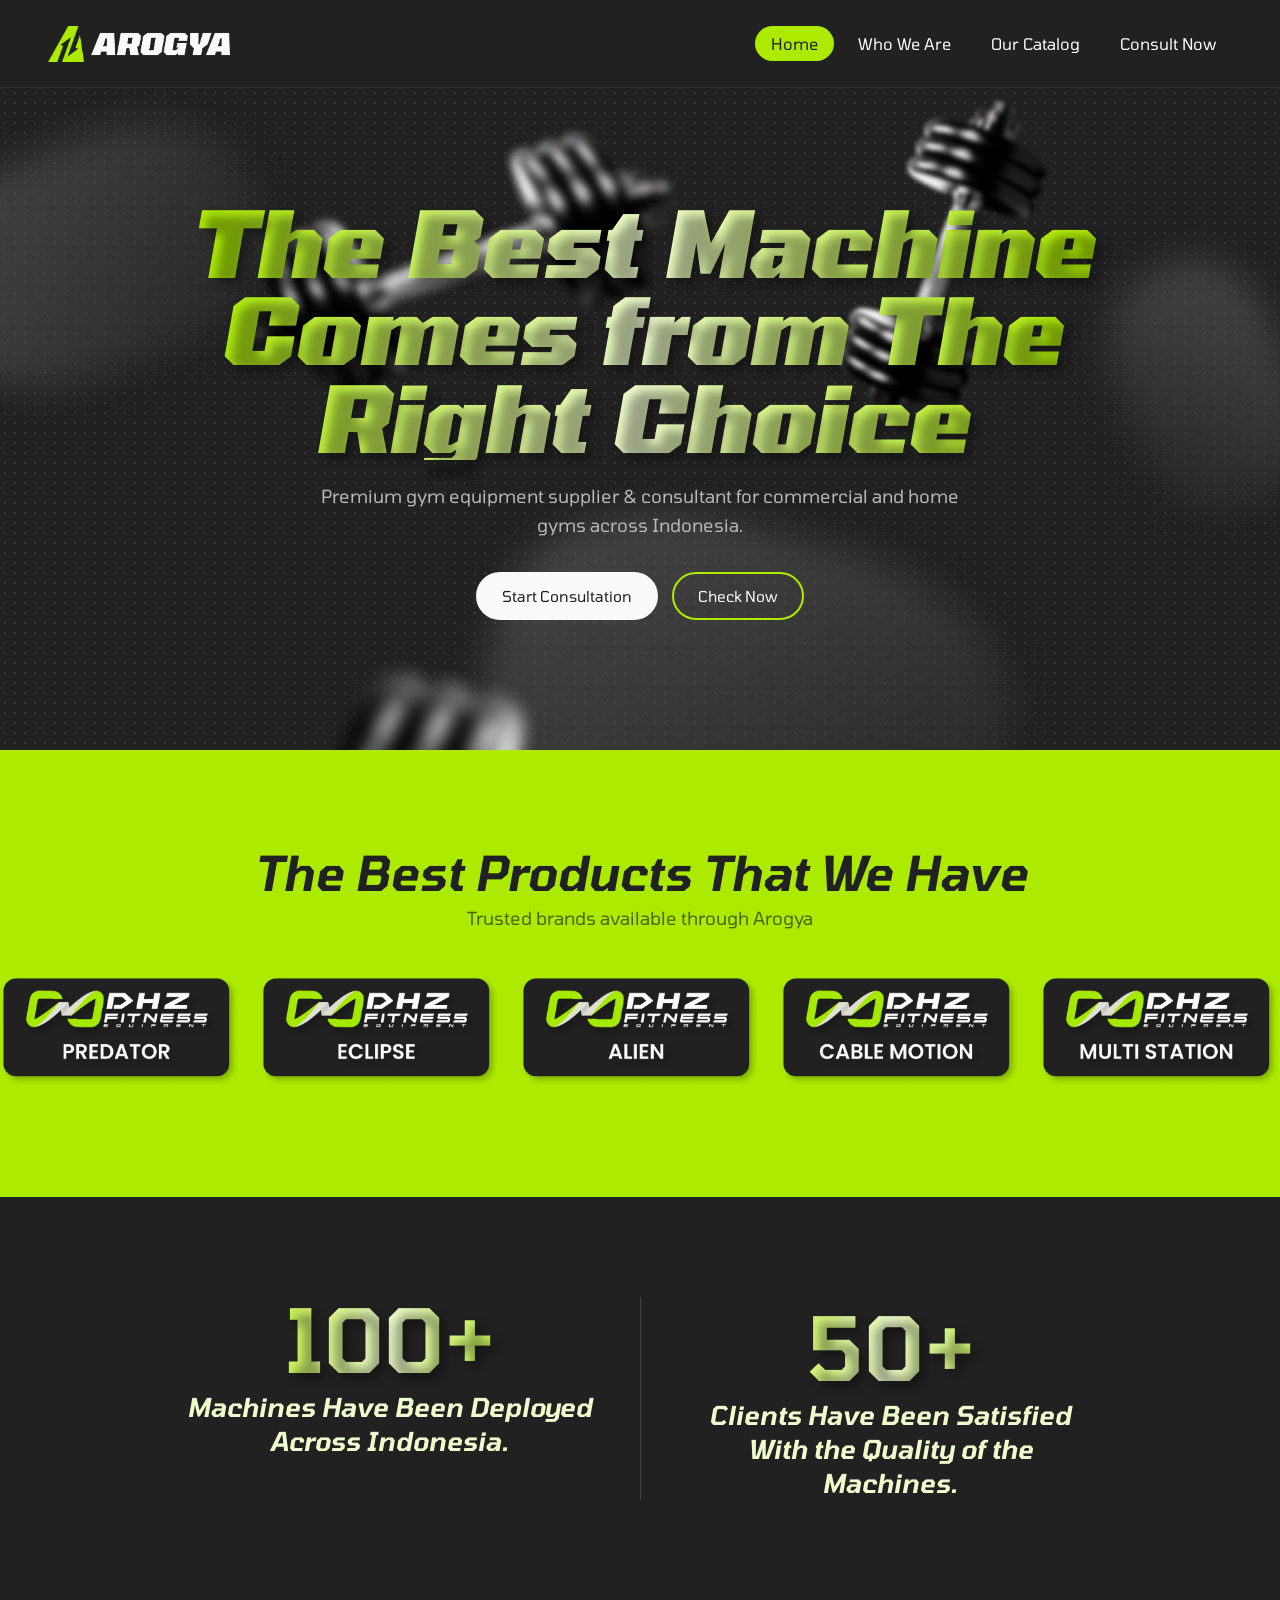
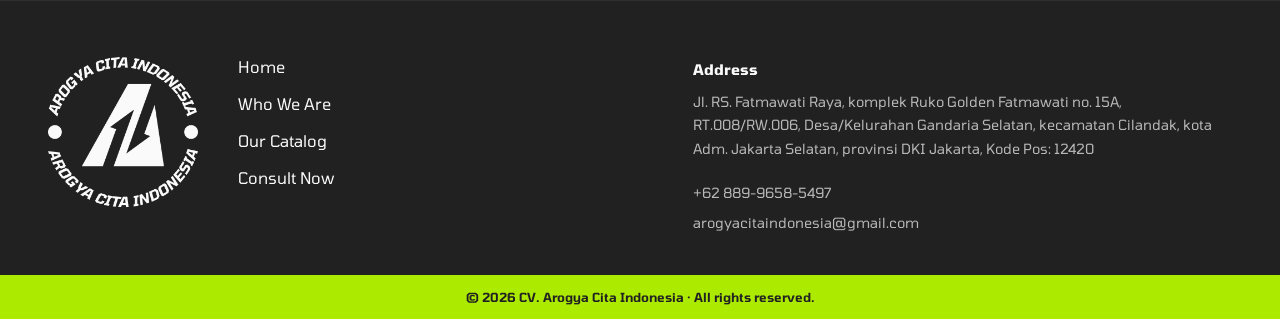
<file: index.html>
<!DOCTYPE html>
<html lang="en">
<head>
<meta charset="UTF-8">
<meta name="viewport" content="width=device-width, initial-scale=1.0">
<title>Arogya Cita Indonesia — Premium Gym Equipment Supplier & Consultant</title>
<meta name="description" content="Premium gym equipment supplier & consultant for commercial and home gyms across Indonesia.">
<link rel="preconnect" href="https://fonts.googleapis.com">
<link href="https://fonts.googleapis.com/css2?family=Tomorrow:ital,wght@0,400;0,600;0,800;1,400;1,600;1,800&family=Inter:wght@400;500;600&display=swap" rel="stylesheet">
<link rel="stylesheet" href="assets/css/style.css">
</head>
<body>

<!-- ============ NAVBAR ============ -->
<header class="navbar bg-dark">
  <div class="container">
    <a href="index.html" class="brand">
      <img src="assets/pictures/Logo Header.png" alt="Arogya Logo" class="brand-logo">

    <nav class="nav-links">
      <a href="index.html" data-nav>Home</a>
      <a href="who-we-are.html" data-nav>Who We Are</a>
      <a href="catalog.html" data-nav>Our Catalog</a>
      <a href="consult.html" data-nav>Consult Now</a>
    </nav>


    <button class="menu-toggle" data-menu-toggle aria-label="Open menu">
      <svg viewBox="0 0 24 24" fill="none" stroke="currentColor" stroke-width="2" stroke-linecap="round"><line x1="3" y1="6" x2="21" y2="6"/><line x1="3" y1="12" x2="21" y2="12"/><line x1="3" y1="18" x2="21" y2="18"/></svg>
    </button>
  </div>
</header>

<!-- ============ MOBILE MENU ============ -->
<div class="mobile-menu" data-mobile-menu>
  <div class="mobile-menu-top">
    <a href="index.html" class="brand">
      <img src="assets/pictures/logo.png" alt="Arogya logo" class="brand-logo-img">
      
    </a>
    <button class="menu-toggle" data-menu-close aria-label="Close menu">
      <svg viewBox="0 0 24 24" fill="none" stroke="currentColor" stroke-width="2" stroke-linecap="round"><line x1="4" y1="4" x2="20" y2="20"/><line x1="20" y1="4" x2="4" y2="20"/></svg>
    </button>
  </div>

<div class="mobile-menu-badge">
    <img src="assets/pictures/logo.png" alt="Arogya Cita Indonesia" style="width:150px;height:150px;object-fit:contain;">
  </div>

  <nav class="mobile-nav-links">
    <a href="index.html" data-nav>Home</a>
    <a href="who-we-are.html" data-nav>Who We Are</a>
    <a href="catalog.html" data-nav>Our Catalog</a>
    <a href="consult.html" data-nav>Consult Now</a>
  </nav>

  <div class="mobile-menu-foot">
    <a href="consult.html" class="btn btn-white btn-block">Start Consultation</a>
  </div>
</div>


<!-- ============ HERO ============ -->
<section class="hero bg-dot-texture">
  <div class="hero-bg"></div>
  <div class="blur-blob" style="width:340px;height:230px;left:-6%;top:8%;transform:rotate(-22deg);"></div>
  <div class="blur-blob" style="width:250px;height:170px;right:-4%;top:32%;transform:rotate(68deg);"></div>
  <div class="blur-blob" style="width:520px;height:340px;left:38%;bottom:-18%;transform:rotate(14deg);"></div>
  
  
  <div class="container">
    <h1 class="hero-title display display--xbold display--slant grad-text" style="text-align:center;">
      The Best Machine Comes from The Right Choice
    </h1>
    <p class="hero-sub" style="text-align: center;">Premium gym equipment supplier &amp; consultant for commercial and home gyms across Indonesia.</p>
    <div class="hero-actions">
      <a href="consult.html" class="btn btn-white">Start Consultation</a>
      <a href="catalog.html" class="btn btn-outline-lime">Check Now</a>
    </div>
  </div>
</section>

<!-- ============ BEST PRODUCTS ============ -->
<section class="section bg-lime">
  <div class="container">
    <div class="section-head">
      <h2 class="section-title display display--slant">The Best Products That We Have</h2>
      <p class="section-desc">Trusted brands available through Arogya</p>
    </div>
  </div>

  <div class="scroll-row container">
    <div class="brand-card">
      <img src="assets/pictures/Brand Slider/Brand 1.png">
    </div>
    <div class="brand-card">
      <img src="assets/pictures/Brand Slider/Brand 2.png">
    </div>
    <div class="brand-card">
      <img src="assets/pictures/Brand Slider/Brand 3.png">
    </div>
    <div class="brand-card">
      <img src="assets/pictures/Brand Slider/Brand 4.png">
    </div>
    <div class="brand-card">
      <img src="assets/pictures/Brand Slider/Brand 5.png">
    </div>
    <div class="brand-card">
      <img src="assets/pictures/Brand Slider/Brand 6.png">
    </div>
    <div class="brand-card">
      <img src="assets/pictures/Brand Slider/Brand 9.png">
    </div>
    <div class="brand-card">
      <img src="assets/pictures/Brand Slider/Brand 10.png">
    </div>
  </div>
</section>

<!-- ============ STATS ============ -->
<section class="section bg-dark">
  <div class="container">
    <div class="stats-row">
      <div class="stat">
        <div class="stat-num display grad-text">100+</div>
        <p class="stat-label">Machines Have Been Deployed Across Indonesia.</p>
      </div>
      <div class="stat">
        <div class="stat-num display grad-text">50+</div>
        <p class="stat-label">Clients Have Been Satisfied With the Quality of the Machines.</p>
      </div>
    </div>
  </div>
</section>


<!-- ============ FOOTER ============ -->
<footer class="footer">
  <div class="container">
    <div class="footer-grid">
      <div class="footer-badge">
        <img src="assets/pictures/Logo Footer.png" alt="Arogya Cita Indonesia" class="footer-badge-img">
      </div>

      <div class="footer-links">
        <a href="index.html">Home</a>
        <a href="who-we-are.html">Who We Are</a>
        <a href="catalog.html">Our Catalog</a>
        <a href="consult.html">Consult Now</a>
      </div>

      <div class="footer-addr">
        <strong>Address</strong>
        Jl. RS. Fatmawati Raya, komplek Ruko Golden Fatmawati no. 15A, RT.008/RW.006,
        Desa/Kelurahan Gandaria Selatan, kecamatan Cilandak, kota Adm. Jakarta Selatan,
        provinsi DKI Jakarta, Kode Pos: 12420

        <div class="footer-contact">
          <a href="https://wa.me/6288996585497">+62 889-9658-5497</a>
          <a href="mailto:arogyacitaindonesia@gmail.com">arogyacitaindonesia@gmail.com</a>
        </div>
      </div>
    </div>
  </div>

  <div class="footer-bottom">© 2026 CV. Arogya Cita Indonesia · All rights reserved.</div>
</footer>

<script src="assets/js/main.js"></script>
</body>
</html>
</file>
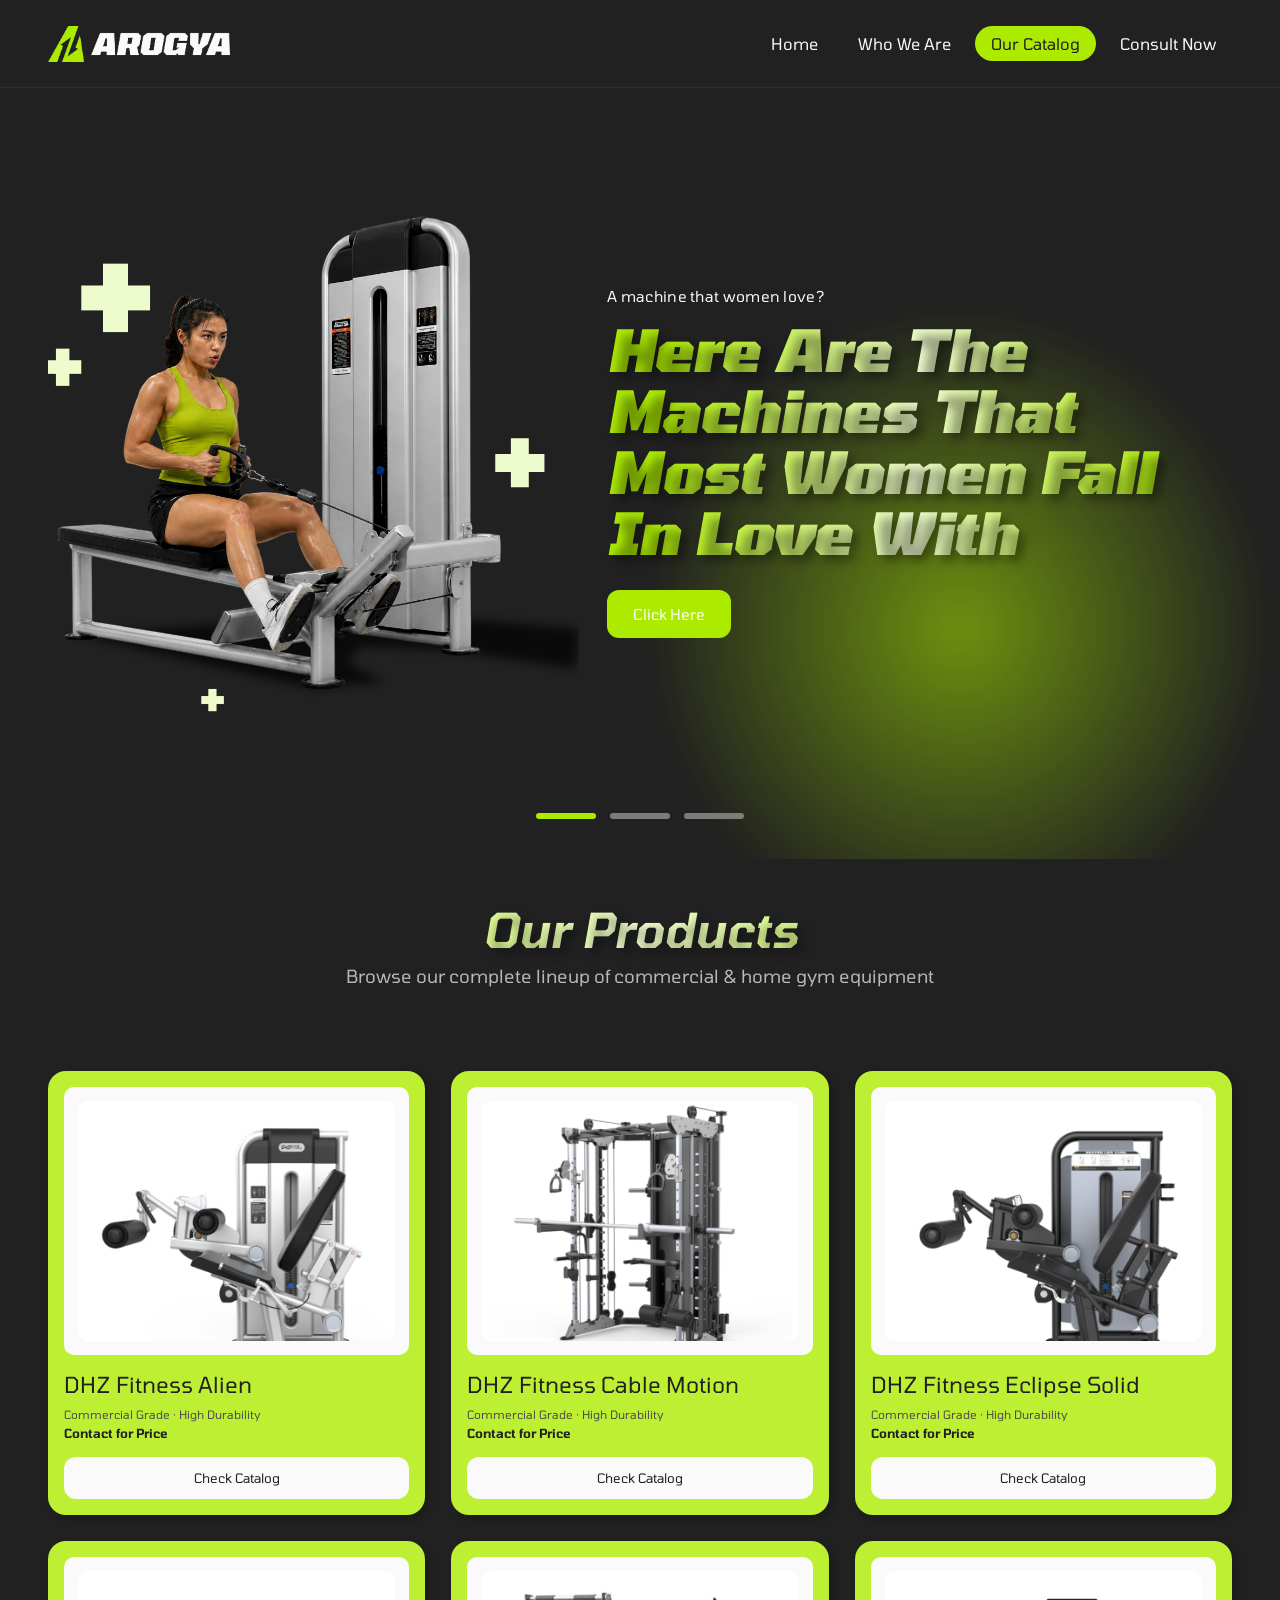
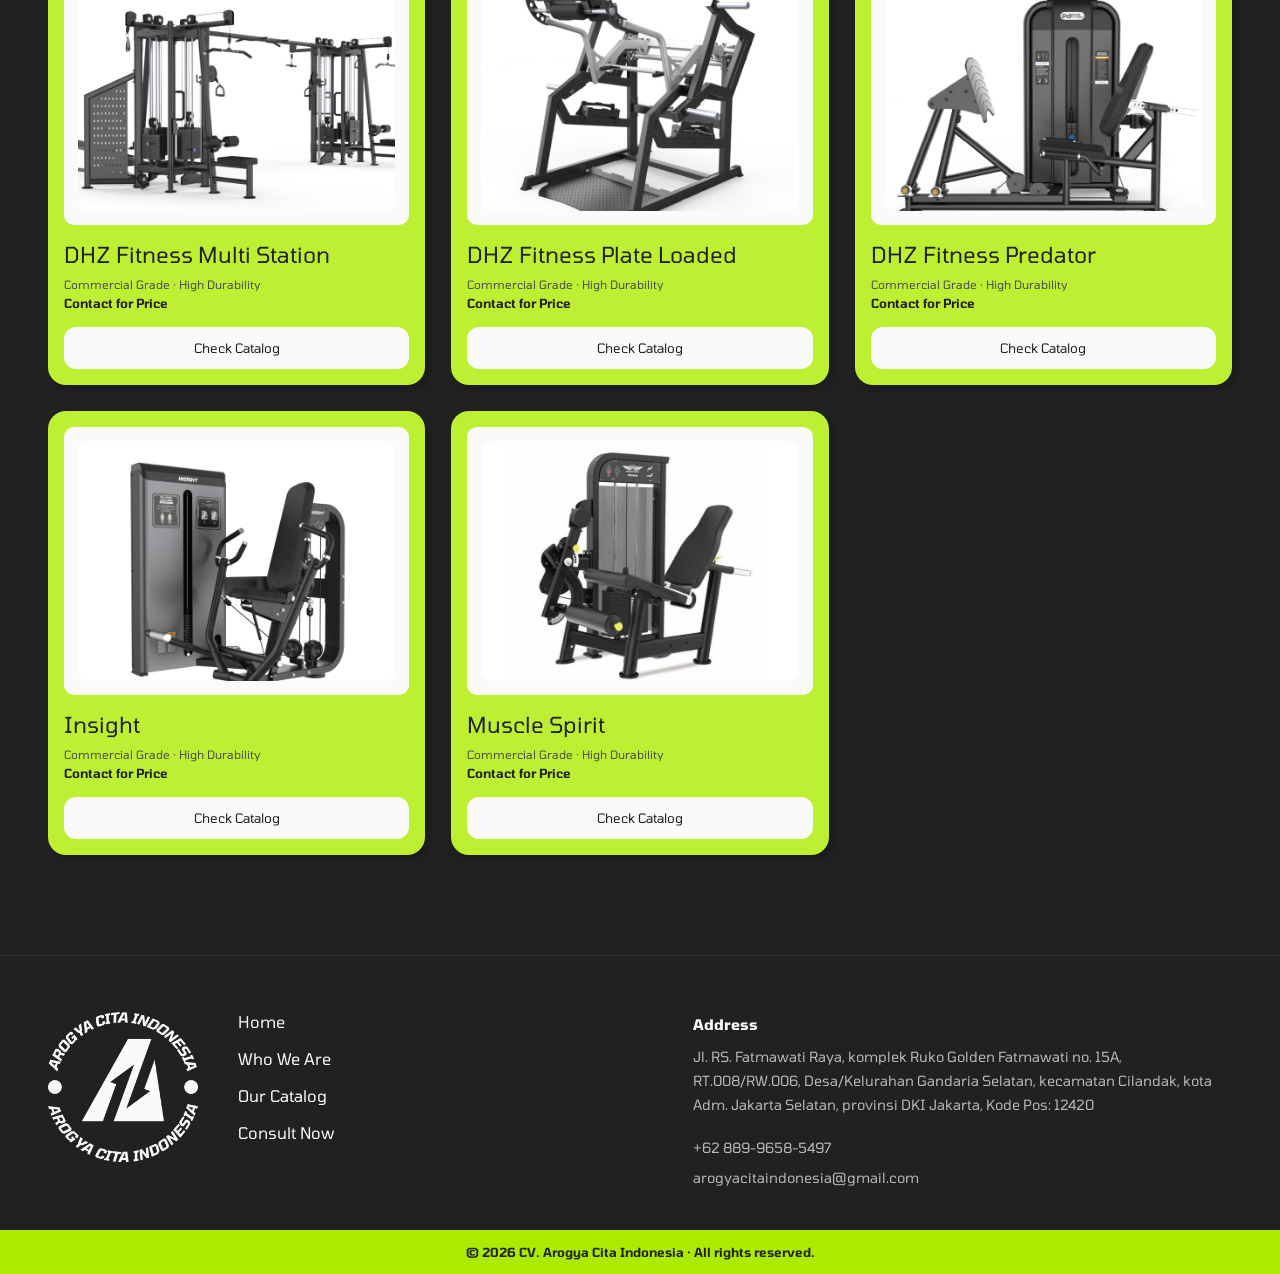
<file: catalog.html>
<!DOCTYPE html>
<html lang="en">
<head>
<meta charset="UTF-8">
<meta name="viewport" content="width=device-width, initial-scale=1.0">
<title>Our Catalog — Arogya Cita Indonesia</title>
<meta name="description" content="Browse our complete lineup of commercial & home gym equipment.">
<link rel="preconnect" href="https://fonts.googleapis.com">
<link href="https://fonts.googleapis.com/css2?family=Tomorrow:ital,wght@0,400;0,600;0,800;1,400;1,600;1,800&family=Inter:wght@400;500;600&display=swap" rel="stylesheet">
<link rel="stylesheet" href="assets/css/style.css">
</head>
<body>

<!-- ============ NAVBAR ============ -->
<header class="navbar bg-dark">
  <div class="container">
    <a href="index.html" class="brand">
      <img src="assets/pictures/Logo Header.png" alt="Arogya Logo" class="brand-logo">


    <nav class="nav-links">
      <a href="index.html" data-nav>Home</a>
      <a href="who-we-are.html" data-nav>Who We Are</a>
      <a href="catalog.html" data-nav>Our Catalog</a>
      <a href="consult.html" data-nav>Consult Now</a>
    </nav>

    <button class="menu-toggle" data-menu-toggle aria-label="Open menu">
      <svg viewBox="0 0 24 24" fill="none" stroke="currentColor" stroke-width="2" stroke-linecap="round"><line x1="3" y1="6" x2="21" y2="6"/><line x1="3" y1="12" x2="21" y2="12"/><line x1="3" y1="18" x2="21" y2="18"/></svg>
    </button>
  </div>
</header>

<!-- ============ MOBILE MENU ============ -->
<div class="mobile-menu" data-mobile-menu>
  <div class="mobile-menu-top">
    <a href="index.html" class="brand">
      <img src="assets/pictures/logo.png" alt="Arogya logo" class="brand-logo-img">
      
    </a>
    <button class="menu-toggle" data-menu-close aria-label="Close menu">
      <svg viewBox="0 0 24 24" fill="none" stroke="currentColor" stroke-width="2" stroke-linecap="round"><line x1="4" y1="4" x2="20" y2="20"/><line x1="20" y1="4" x2="4" y2="20"/></svg>
    </button>
  </div>

<div class="mobile-menu-badge">
    <img src="assets/pictures/logo.png" alt="Arogya Cita Indonesia" style="width:150px;height:150px;object-fit:contain;">
  </div>

  <nav class="mobile-nav-links">
    <a href="index.html" data-nav>Home</a>
    <a href="who-we-are.html" data-nav>Who We Are</a>
    <a href="catalog.html" data-nav>Our Catalog</a>
    <a href="consult.html" data-nav>Consult Now</a>
  </nav>

  <div class="mobile-menu-foot">
    <a href="consult.html" class="btn btn-white btn-block">Start Consultation</a>
  </div>
</div>


<!-- ============ CAROUSEL BANNER ============ -->
<section class="catalog-carousel bg-dark bg-glow">
  <div class="container">

    <!-- Slide 1 -->
    <div class="carousel-slide is-active" data-carousel-slide>
      <div class="carousel-grid">
        <div class="carousel-frame">
          <img src="assets/pictures/carousel-1.png" alt="Woman using leg press machine, alternate angle"
               onerror="this.style.display='none'; this.nextElementSibling.style.display='flex';">
          <svg class="carousel-fallback" viewBox="0 0 200 240" fill="none"><rect x="30" y="80" width="140" height="16" rx="4" fill="#ACEB00"/><circle cx="60" cy="88" r="26" fill="#ACEB00"/><circle cx="140" cy="88" r="26" fill="#ACEB00"/><rect x="90" y="30" width="20" height="40" rx="4" fill="#ACEB00"/></svg>
        </div>
        <div class="carousel-copy">
          <span class="eyebrow">A machine that women love?</span>
          <h2 class="display display--xbold display--slant grad-text">Here Are The Machines That Most Women Fall In Love With</h2>
          <a href="consult.html" class="btn btn-lime btn-sq">Click Here</a>
        </div>
      </div>
    </div>

    <!-- Slide 2 -->
    <div class="carousel-slide" data-carousel-slide>
      <div class="carousel-grid">
        <div class="carousel-frame">
          <img src="assets/pictures/carousel-2.png" alt="Woman using leg press machine, alternate angle"
               onerror="this.style.display='none'; this.nextElementSibling.style.display='flex';">
          <svg class="carousel-fallback" viewBox="0 0 200 240" fill="none"><rect x="30" y="80" width="140" height="16" rx="4" fill="#ACEB00"/><circle cx="60" cy="88" r="26" fill="#ACEB00"/><circle cx="140" cy="88" r="26" fill="#ACEB00"/><rect x="90" y="30" width="20" height="40" rx="4" fill="#ACEB00"/></svg>
        </div>
        <div class="carousel-copy">
          <span class="eyebrow">Need a multi-functional pulling Machine?</span>
          <h2 class="display display--xbold display--slant grad-text">Check Out This Machine For Building Your Back Muscles</h2>
          <a href="consult.html" class="btn btn-lime btn-sq">Click Here</a>
        </div>
      </div>
    </div>

    <!-- Slide 3 -->
    <div class="carousel-slide" data-carousel-slide>
      <div class="carousel-grid">
        <div class="carousel-frame">
          <img src="assets/pictures/carousel-3.png" alt="Woman using leg press machine, alternate angle"
               onerror="this.style.display='none'; this.nextElementSibling.style.display='flex';">
          <svg class="carousel-fallback" viewBox="0 0 200 240" fill="none"><rect x="30" y="80" width="140" height="16" rx="4" fill="#ACEB00"/><circle cx="60" cy="88" r="26" fill="#ACEB00"/><circle cx="140" cy="88" r="26" fill="#ACEB00"/><rect x="90" y="30" width="20" height="40" rx="4" fill="#ACEB00"/></svg>
        </div>
        <div class="carousel-copy">
          <span class="eyebrow">Still unsure about the right choice?</span>
          <h2 class="display display--xbold display--slant grad-text">We Will Help With Your Choice!</h2>
          <a href="consult.html" class="btn btn-lime btn-sq">Click Here</a>
        </div>
      </div>
    </div>

    <div class="carousel-strips" style="margin-top:32px;justify-content:center;display:flex;">
      <div class="carousel-strip is-active" data-carousel-strip></div>
      <div class="carousel-strip" data-carousel-strip></div>
      <div class="carousel-strip" data-carousel-strip></div>
    </div>
  </div>
</section>

<!-- ============ CATALOG HEADER ============ -->
<section class="section-tight bg-dark">
  <div class="container">
    <div class="section-head">
      <h1 class="section-title display display--slant grad-text">Our Products</h1>
      <p class="section-desc">Browse our complete lineup of commercial &amp; home gym equipment</p>
    </div>
  </div>
</section>

<!-- ============ PRODUCT GRID ============ -->
<section class="section bg-dark" style="padding-top:0;">
  <div class="container">
    <div class="product-grid">

      <!-- 1 -->
      <div class="product-card">
        <div class="product-photo">
          <img src="assets/pictures/product-alien.png" alt="" onerror="this.style.display='none'; this.nextElementSibling.style.display='flex';">
          <svg class="product-fallback" viewBox="0 0 64 64"><rect x="8" y="30" width="48" height="8" rx="2"/><circle cx="16" cy="18" r="8"/><path d="M20 26 L36 26 L30 46 L14 46 Z"/></svg>
        </div>
        <div class="product-name">DHZ Fitness Alien</div>
        <div class="product-tag">Commercial Grade · High Durability</div>
        <div class="product-price">Contact for Price</div>
        <a href="https://drive.google.com/file/d/1ON0nAx78KRQ4K4SSlgAghNCZU7V6qtXF/view?usp=drive_link" class="btn btn-white">Check Catalog</a>
      </div>

      <!-- 2 -->
      <div class="product-card">
        <div class="product-photo">
          <img src="assets/pictures/product-cable-motion.png" alt="" onerror="this.style.display='none'; this.nextElementSibling.style.display='flex';">
          <svg class="product-fallback" viewBox="0 0 64 64"><rect x="6" y="8" width="6" height="48"/><rect x="52" y="8" width="6" height="48"/><rect x="12" y="28" width="40" height="6"/><circle cx="12" cy="14" r="4"/><circle cx="52" cy="14" r="4"/></svg>
        </div>
        <div class="product-name">DHZ Fitness Cable Motion</div>
        <div class="product-tag">Commercial Grade · High Durability</div>
        <div class="product-price">Contact for Price</div>
        <a href="https://drive.google.com/file/d/18doXZNKYkWNcRPVugZA2avg3GoW9MhHm/view?usp=drive_link" class="btn btn-white">Check Catalog</a>
      </div>

      <!-- 3 -->
      <div class="product-card">
        <div class="product-photo">
          <img src="assets/pictures/product-eclipse-solid.png" alt="" onerror="this.style.display='none'; this.nextElementSibling.style.display='flex';">
          <svg class="product-fallback" viewBox="0 0 64 64"><path d="M8 54 L32 8 L56 54 Z"/><rect x="24" y="40" width="16" height="14"/></svg>
        </div>
        <div class="product-name">DHZ Fitness Eclipse Solid</div>
        <div class="product-tag">Commercial Grade · High Durability</div>
        <div class="product-price">Contact for Price</div>
        <a href="https://drive.google.com/file/d/1901XZloegkXmDEixnbtaFWP_zSizdAqR/view?usp=drive_link" class="btn btn-white">Check Catalog</a>
      </div>

      <!-- 4 -->
      <div class="product-card">
        <div class="product-photo">
          <img src="assets/pictures/product-multi-station.png" alt="" onerror="this.style.display='none'; this.nextElementSibling.style.display='flex';">
          <svg class="product-fallback" viewBox="0 0 64 64"><rect x="4" y="6" width="6" height="52"/><rect x="54" y="6" width="6" height="52"/><rect x="10" y="14" width="44" height="5"/><rect x="10" y="45" width="44" height="5"/><circle cx="32" cy="30" r="9"/></svg>
        </div>
        <div class="product-name">DHZ Fitness Multi Station</div>
        <div class="product-tag">Commercial Grade · High Durability</div>
        <div class="product-price">Contact for Price</div>
        <a href="https://drive.google.com/file/d/1VyBjw910edqHEl_Sn2QWsB7x7En1c2aC/view?usp=drive_link" class="btn btn-white">Check Catalog</a>
      </div>

      <!-- 5 -->
      <div class="product-card">
        <div class="product-photo">
          <img src="assets/pictures/product-plate-loaded.png" alt="" onerror="this.style.display='none'; this.nextElementSibling.style.display='flex';">
          <svg class="product-fallback" viewBox="0 0 64 64"><rect x="10" y="34" width="44" height="8" rx="2"/><rect x="16" y="10" width="32" height="20" rx="3"/><rect x="24" y="42" width="16" height="14"/></svg>
        </div>
        <div class="product-name">DHZ Fitness Plate Loaded</div>
        <div class="product-tag">Commercial Grade · High Durability</div>
        <div class="product-price">Contact for Price</div>
        <a href="https://drive.google.com/file/d/1rh29nIeCYZD5yBoniTST5WYzgEoZhL8n/view?usp=drive_link" class="btn btn-white">Check Catalog</a>
      </div>

      <!-- 6 -->
      <div class="product-card">
        <div class="product-photo">
          <img src="assets/pictures/product-predator.png" alt="" onerror="this.style.display='none'; this.nextElementSibling.style.display='flex';">
          <svg class="product-fallback" viewBox="0 0 64 64"><rect x="6" y="6" width="6" height="52"/><rect x="52" y="6" width="6" height="52"/><rect x="12" y="24" width="40" height="6"/><rect x="20" y="42" width="24" height="8" rx="2"/></svg>
        </div>
        <div class="product-name">DHZ Fitness Predator</div>
        <div class="product-tag">Commercial Grade · High Durability</div>
        <div class="product-price">Contact for Price</div>
        <a href="https://drive.google.com/file/d/11srPiSEt5_Kt2FSEHkcfEZyo_RIGhRwb/view?usp=drive_link" class="btn btn-white">Check Catalog</a>
      </div>

      <!-- 7 -->
      <div class="product-card">
        <div class="product-photo">
          <img src="assets/pictures/product-insight.png" alt="" onerror="this.style.display='none'; this.nextElementSibling.style.display='flex';">
          <svg class="product-fallback" viewBox="0 0 64 64"><rect x="14" y="8" width="36" height="46" rx="4"/><circle cx="22" cy="20" r="3" fill="#fff"/><circle cx="42" cy="20" r="3" fill="#fff"/></svg>
        </div>
        <div class="product-name">Insight</div>
        <div class="product-tag">Commercial Grade · High Durability</div>
        <div class="product-price">Contact for Price</div>
        <a href="https://drive.google.com/file/d/1G1A9YdUyFj2gbpt8aslcWekH0xUcVgv3/view?usp=drive_link" class="btn btn-white">Check Catalog</a>
      </div>

      <!-- 8 -->
      <div class="product-card">
        <div class="product-photo">
          <img src="assets/pictures/product-muscle-spirit.png" alt="" onerror="this.style.display='none'; this.nextElementSibling.style.display='flex';">
          <svg class="product-fallback" viewBox="0 0 64 64"><rect x="12" y="10" width="30" height="44" rx="4"/><circle cx="48" cy="20" r="7"/><rect x="44" y="30" width="8" height="20" rx="2"/></svg>
        </div>
        <div class="product-name">Muscle Spirit</div>
        <div class="product-tag">Commercial Grade · High Durability</div>
        <div class="product-price">Contact for Price</div>
        <a href="https://drive.google.com/file/d/1kWbLfukQzhLSyRKoiZRNuMydAQF3Doou/view?usp=drive_link" class="btn btn-white">Check Catalog</a>
      </div>

    </div>
  </div>
</section>

<!-- ============ FOOTER ============ -->
<!-- ============ FOOTER ============ -->
<footer class="footer">
  <div class="container">
    <div class="footer-grid">
      <div class="footer-badge">
        <img src="assets/pictures/Logo Footer.png" alt="Arogya Cita Indonesia" class="footer-badge-img">
      </div>

      <div class="footer-links">
        <a href="index.html">Home</a>
        <a href="who-we-are.html">Who We Are</a>
        <a href="catalog.html">Our Catalog</a>
        <a href="consult.html">Consult Now</a>
      </div>

      <div class="footer-addr">
        <strong>Address</strong>
        Jl. RS. Fatmawati Raya, komplek Ruko Golden Fatmawati no. 15A, RT.008/RW.006,
        Desa/Kelurahan Gandaria Selatan, kecamatan Cilandak, kota Adm. Jakarta Selatan,
        provinsi DKI Jakarta, Kode Pos: 12420

        <div class="footer-contact">
          <a href="https://wa.me/6288996585497">+62 889-9658-5497</a>
          <a href="mailto:arogyacitaindonesia@gmail.com">arogyacitaindonesia@gmail.com</a>
        </div>
      </div>
    </div>
  </div>

  <div class="footer-bottom">© 2026 CV. Arogya Cita Indonesia · All rights reserved.</div>
</footer>

<script src="assets/js/main.js"></script>
</body>
</html>
</file>
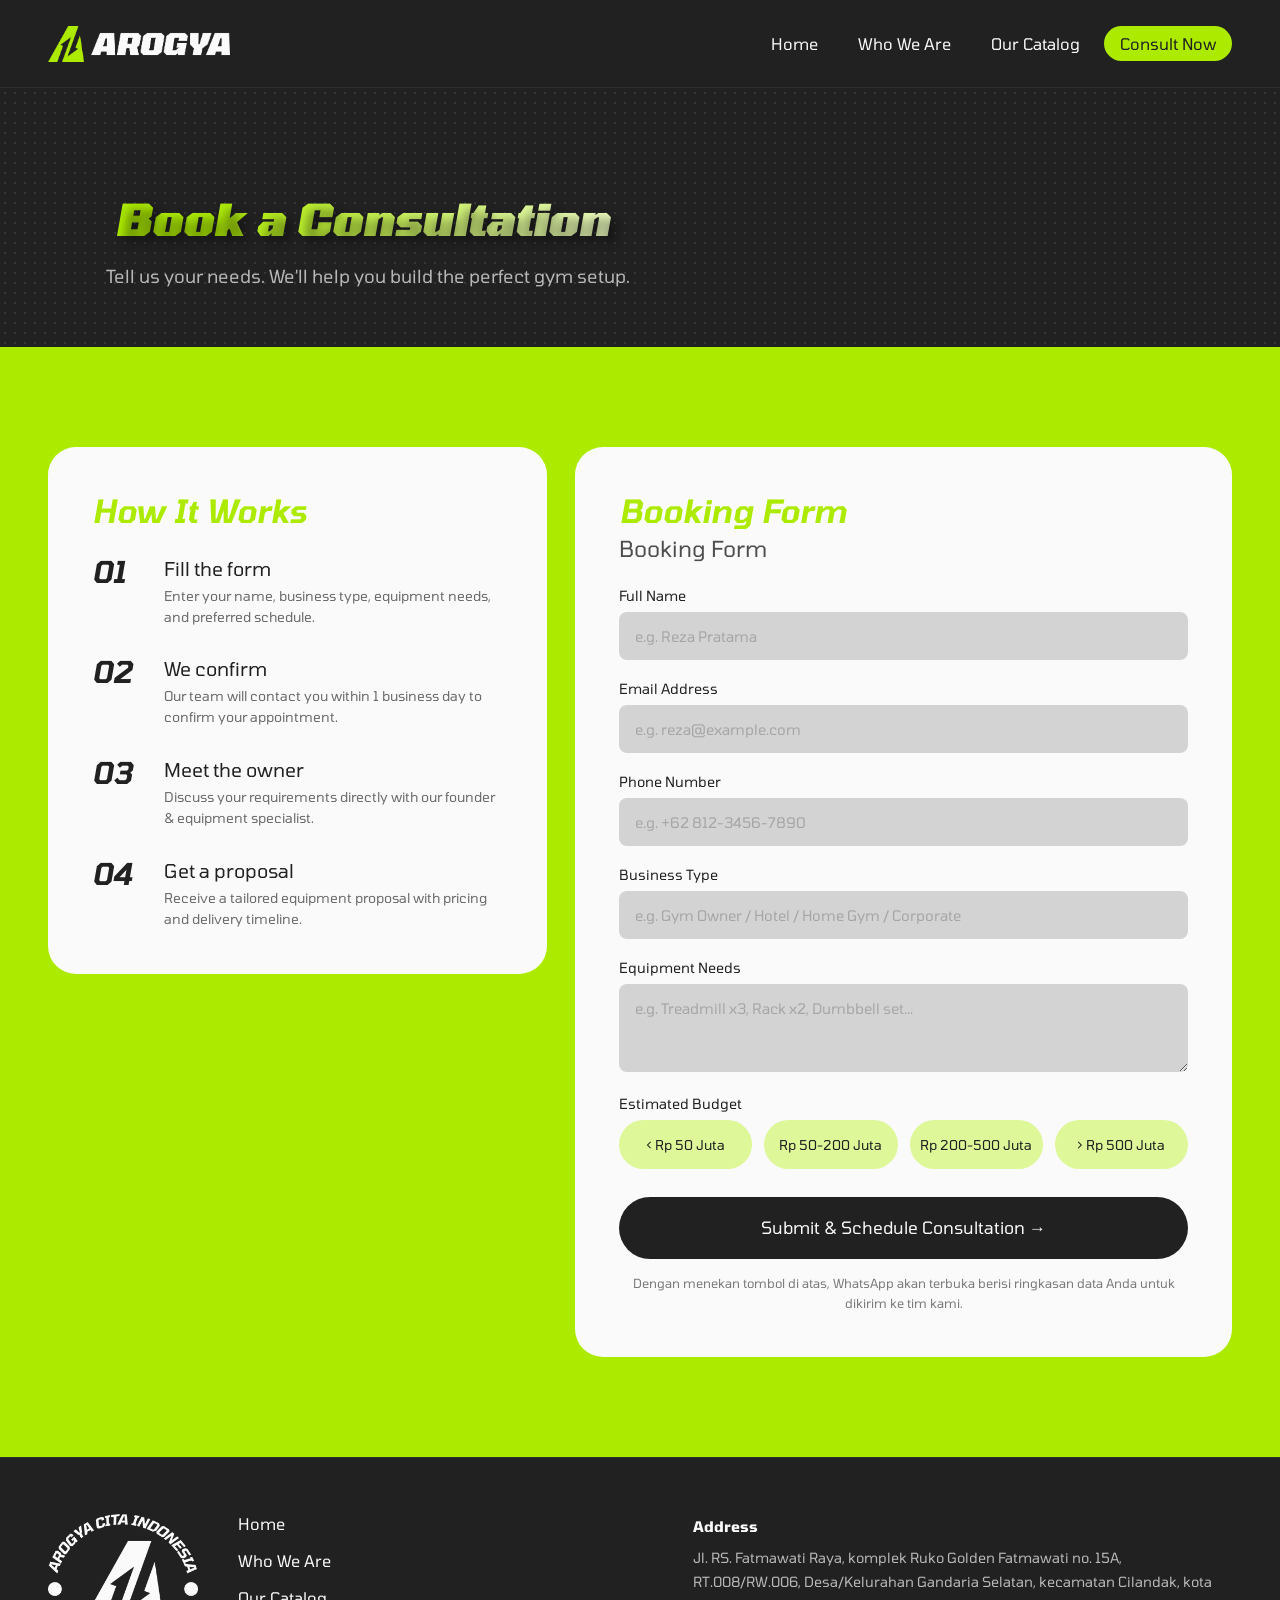
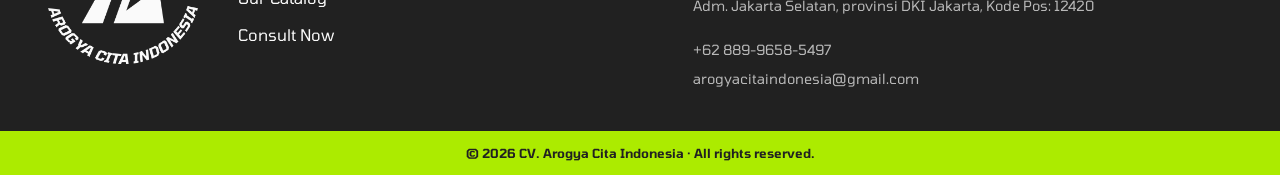
<file: consult.html>
<!DOCTYPE html>
<html lang="en">
<head>
<meta charset="UTF-8">
<meta name="viewport" content="width=device-width, initial-scale=1.0">
<title>Consult Now — Arogya Cita Indonesia</title>
<meta name="description" content="Tell us your needs. We'll help you build the perfect gym setup.">
<link rel="preconnect" href="https://fonts.googleapis.com">
<link href="https://fonts.googleapis.com/css2?family=Tomorrow:ital,wght@0,400;0,600;0,800;1,400;1,600;1,800&family=Inter:wght@400;500;600&display=swap" rel="stylesheet">
<link rel="stylesheet" href="assets/css/style.css">
</head>
<body>

<!-- ============ NAVBAR ============ -->
<header class="navbar bg-dark">
  <div class="container">
    <a href="index.html" class="brand">
      <img src="assets/pictures/Logo Header.png" alt="Arogya Logo" class="brand-logo">


    <nav class="nav-links">
      <a href="index.html" data-nav>Home</a>
      <a href="who-we-are.html" data-nav>Who We Are</a>
      <a href="catalog.html" data-nav>Our Catalog</a>
      <a href="consult.html" data-nav>Consult Now</a>
    </nav>

    <button class="menu-toggle" data-menu-toggle aria-label="Open menu">
      <svg viewBox="0 0 24 24" fill="none" stroke="currentColor" stroke-width="2" stroke-linecap="round"><line x1="3" y1="6" x2="21" y2="6"/><line x1="3" y1="12" x2="21" y2="12"/><line x1="3" y1="18" x2="21" y2="18"/></svg>
    </button>
  </div>
</header>

<!-- ============ MOBILE MENU ============ -->
<div class="mobile-menu" data-mobile-menu>
  <div class="mobile-menu-top">
    <a href="index.html" class="brand">
      <img src="assets/pictures/logo.png" alt="Arogya logo" class="brand-logo-img">
      
    </a>
    <button class="menu-toggle" data-menu-close aria-label="Close menu">
      <svg viewBox="0 0 24 24" fill="none" stroke="currentColor" stroke-width="2" stroke-linecap="round"><line x1="4" y1="4" x2="20" y2="20"/><line x1="20" y1="4" x2="4" y2="20"/></svg>
    </button>
  </div>

<div class="mobile-menu-badge">
    <img src="assets/pictures/logo.png" alt="Arogya Cita Indonesia" style="width:150px;height:150px;object-fit:contain;">
  </div>

  <nav class="mobile-nav-links">
    <a href="index.html" data-nav>Home</a>
    <a href="who-we-are.html" data-nav>Who We Are</a>
    <a href="catalog.html" data-nav>Our Catalog</a>
    <a href="consult.html" data-nav>Consult Now</a>
  </nav>

  <div class="mobile-menu-foot">
    <a href="consult.html" class="btn btn-white btn-block">Start Consultation</a>
  </div>
</div>


<!-- ============ HERO ============ -->
<section class="hero bg-dot-texture" style="padding-bottom:56px;">
  <div class="container">
    <h1 class="hero-title display display--xbold display--slant grad-text" style="font-size:44px;">Book a Consultation</h1>
    <p class="hero-sub consult-sub">Tell us your needs. We'll help you build the perfect gym setup.</p>
  </div>
</section>

<!-- ============ HOW IT WORKS + BOOKING FORM ============ -->
<section class="section bg-lime">
  <div class="container consult-grid">

    <!-- How it works -->
    <div class="panel">
      <h2 class="panel-title">How It Works</h2>
      <div class="steps-list">
        <div class="step-item">
          <div class="step-num display">01</div>
          <div>
            <h4>Fill the form</h4>
            <p>Enter your name, business type, equipment needs, and preferred schedule.</p>
          </div>
        </div>
        <div class="step-item">
          <div class="step-num display">02</div>
          <div>
            <h4>We confirm</h4>
            <p>Our team will contact you within 1 business day to confirm your appointment.</p>
          </div>
        </div>
        <div class="step-item">
          <div class="step-num display">03</div>
          <div>
            <h4>Meet the owner</h4>
            <p>Discuss your requirements directly with our founder &amp; equipment specialist.</p>
          </div>
        </div>
        <div class="step-item">
          <div class="step-num display">04</div>
          <div>
            <h4>Get a proposal</h4>
            <p>Receive a tailored equipment proposal with pricing and delivery timeline.</p>
          </div>
        </div>
      </div>
    </div>

    <!-- Booking form -->
    <div class="panel">
      <h2 class="form-title">Booking Form</h2>
      <h3 class="form-subtitle">Booking Form</h3>

      <div class="form-success" data-form-success>
        Terima kasih! WhatsApp akan terbuka dengan pesan yang sudah terisi otomatis — tinggal tekan kirim di sana.
      </div>

      <form data-booking-form novalidate>
        <div class="field">
          <label for="full_name">Full Name</label>
          <input type="text" id="full_name" name="full_name" placeholder="e.g. Reza Pratama" required>
        </div>

        <div class="field">
          <label for="email">Email Address</label>
          <input type="email" id="email" name="email" placeholder="e.g. reza@example.com" required>
        </div>

        <div class="field">
          <label for="phone">Phone Number</label>
          <input type="tel" id="phone" name="phone" placeholder="e.g. +62 812-3456-7890" required>
        </div>

        <div class="field">
          <label for="business_type">Business Type</label>
          <input type="text" id="business_type" name="business_type" placeholder="e.g. Gym Owner / Hotel / Home Gym / Corporate">
        </div>

        <div class="field">
          <label for="equipment_needs">Equipment Needs</label>
          <textarea id="equipment_needs" name="equipment_needs" placeholder="e.g. Treadmill x3, Rack x2, Dumbbell set..."></textarea>
        </div>

        <div class="field">
          <label>Estimated Budget</label>
          <input type="hidden" id="estimated_budget" name="estimated_budget" value="">
          <div class="budget-grid">
            <button type="button" class="budget-opt" data-budget="< Rp 50 Juta">&lt; Rp 50 Juta</button>
            <button type="button" class="budget-opt" data-budget="Rp 50-200 Juta">Rp 50-200 Juta</button>
            <button type="button" class="budget-opt" data-budget="Rp 200-500 Juta">Rp 200-500 Juta</button>
            <button type="button" class="budget-opt" data-budget="> Rp 500 Juta">&gt; Rp 500 Juta</button>
          </div>
        </div>

        <button type="submit" class="btn btn-ink btn-block btn-lg">Submit &amp; Schedule Consultation →</button>
        <p class="form-note">Dengan menekan tombol di atas, WhatsApp akan terbuka berisi ringkasan data Anda untuk dikirim ke tim kami.</p>
      </form>
    </div>

  </div>
</section>

<!-- ============ FOOTER ============ -->
<footer class="footer">
  <div class="container">
    <div class="footer-grid">
      <div class="footer-badge">
        <img src="assets/pictures/Logo Footer.png" alt="Arogya Cita Indonesia" class="footer-badge-img">
      </div>

      <div class="footer-links">
        <a href="index.html">Home</a>
        <a href="who-we-are.html">Who We Are</a>
        <a href="catalog.html">Our Catalog</a>
        <a href="consult.html">Consult Now</a>
      </div>

      <div class="footer-addr">
        <strong>Address</strong>
        Jl. RS. Fatmawati Raya, komplek Ruko Golden Fatmawati no. 15A, RT.008/RW.006,
        Desa/Kelurahan Gandaria Selatan, kecamatan Cilandak, kota Adm. Jakarta Selatan,
        provinsi DKI Jakarta, Kode Pos: 12420

        <div class="footer-contact">
          <a href="https://wa.me/6288996585497">+62 889-9658-5497</a>
          <a href="mailto:arogyacitaindonesia@gmail.com">arogyacitaindonesia@gmail.com</a>
        </div>
      </div>
    </div>
  </div>

  <div class="footer-bottom">© 2026 CV. Arogya Cita Indonesia · All rights reserved.</div>
</footer>

<script src="assets/js/main.js"></script>
</body>
</html>
</file>
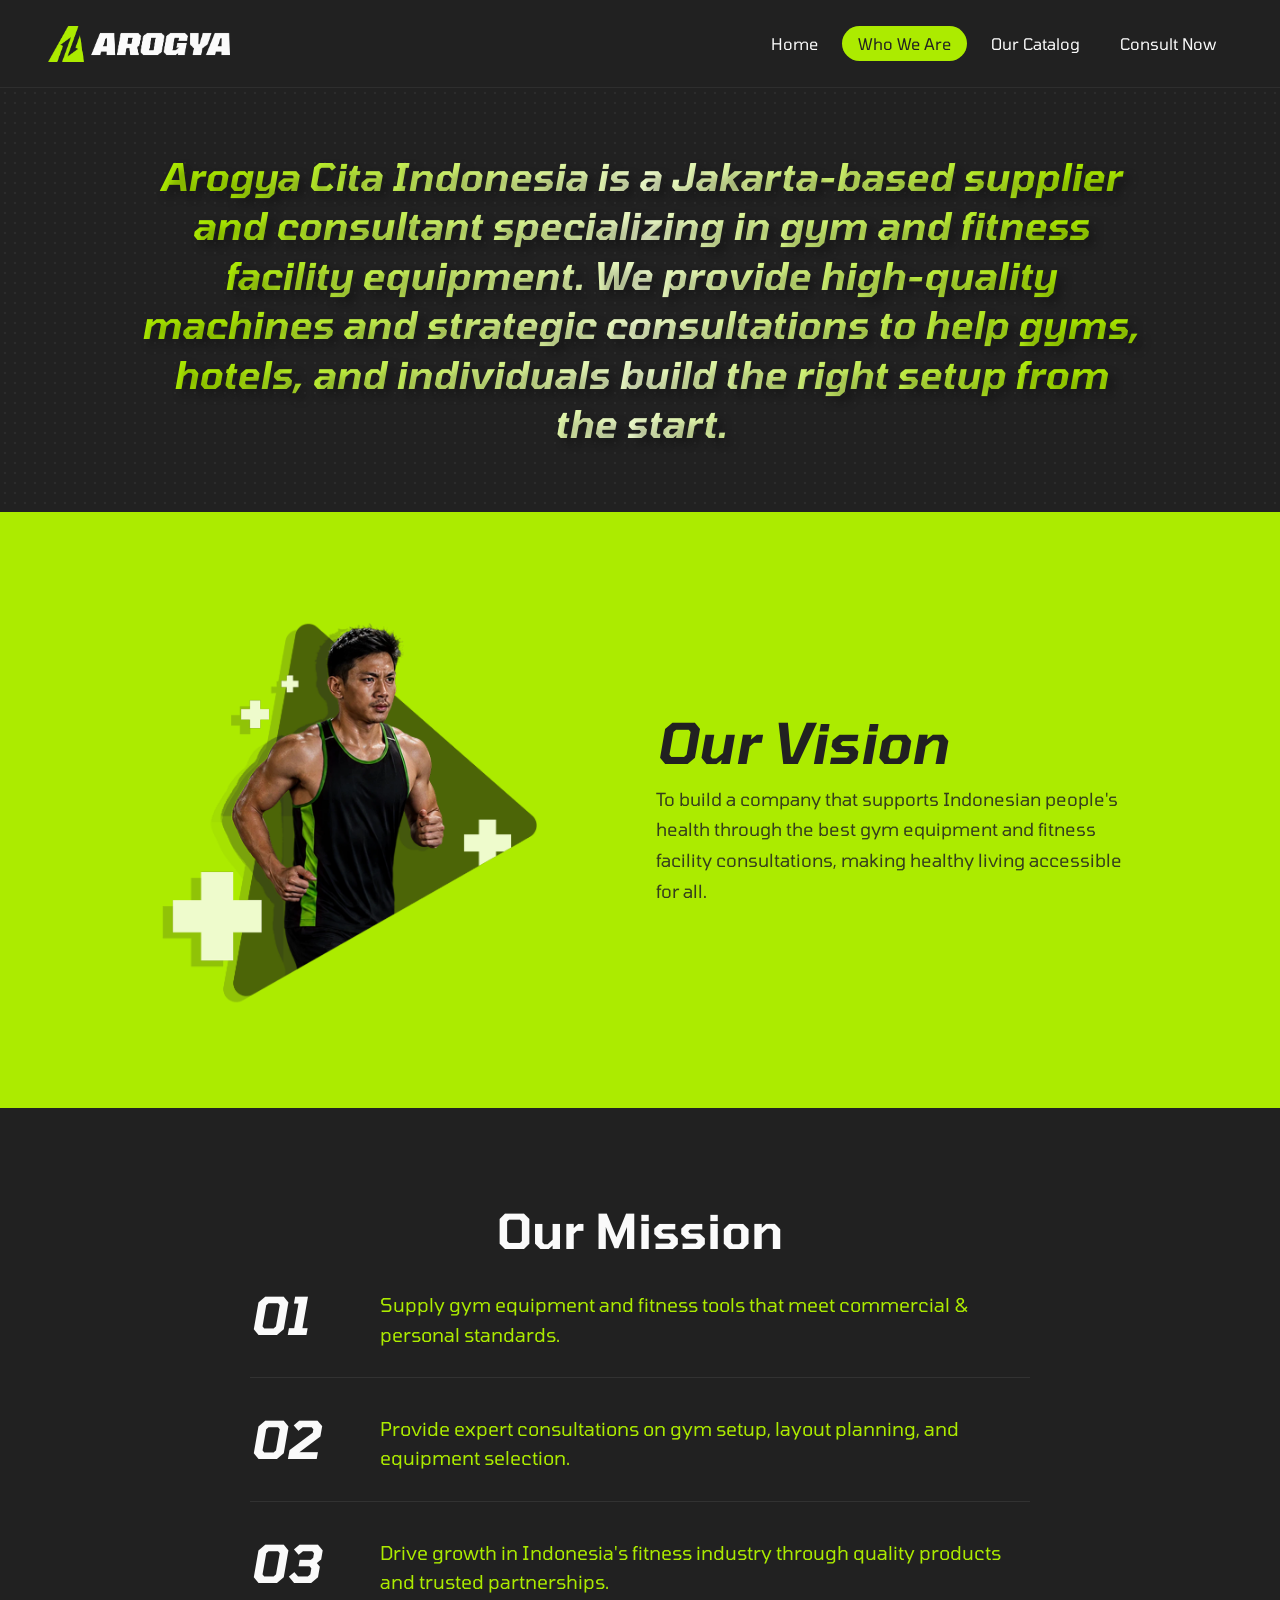
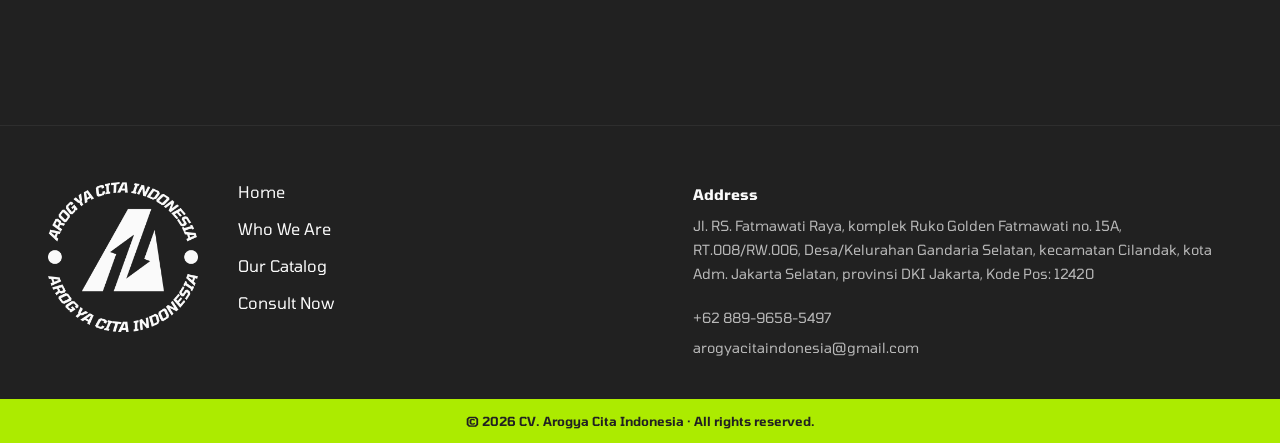
<file: who-we-are.html>
<!DOCTYPE html>
<html lang="en">
<head>
<meta charset="UTF-8">
<meta name="viewport" content="width=device-width, initial-scale=1.0">
<title>Who We Are — Arogya Cita Indonesia</title>
<meta name="description" content="Arogya Cita Indonesia is a Jakarta-based supplier and consultant specializing in gym and fitness facility equipment.">
<link rel="preconnect" href="https://fonts.googleapis.com">
<link href="https://fonts.googleapis.com/css2?family=Tomorrow:ital,wght@0,400;0,600;0,800;1,400;1,600;1,800&family=Inter:wght@400;500;600&display=swap" rel="stylesheet">
<link rel="stylesheet" href="assets/css/style.css">
</head>
<body>

<!-- ============ NAVBAR ============ -->
<header class="navbar bg-dark">
  <div class="container">
    <a href="index.html" class="brand">
      <img src="assets/pictures/Logo Header.png" alt="Arogya Logo" class="brand-logo">


    <nav class="nav-links">
      <a href="index.html" data-nav>Home</a>
      <a href="who-we-are.html" data-nav>Who We Are</a>
      <a href="catalog.html" data-nav>Our Catalog</a>
      <a href="consult.html" data-nav>Consult Now</a>
    </nav>

    <button class="menu-toggle" data-menu-toggle aria-label="Open menu">
      <svg viewBox="0 0 24 24" fill="none" stroke="currentColor" stroke-width="2" stroke-linecap="round"><line x1="3" y1="6" x2="21" y2="6"/><line x1="3" y1="12" x2="21" y2="12"/><line x1="3" y1="18" x2="21" y2="18"/></svg>
    </button>
  </div>
</header>

<!-- ============ MOBILE MENU ============ -->
<div class="mobile-menu" data-mobile-menu>
  <div class="mobile-menu-top">
    <a href="index.html" class="brand">
      <img src="assets/pictures/logo.png" alt="Arogya logo" class="brand-logo-img">
      
    </a>
    <button class="menu-toggle" data-menu-close aria-label="Close menu">
      <svg viewBox="0 0 24 24" fill="none" stroke="currentColor" stroke-width="2" stroke-linecap="round"><line x1="4" y1="4" x2="20" y2="20"/><line x1="20" y1="4" x2="4" y2="20"/></svg>
    </button>
  </div>

<div class="mobile-menu-badge">
    <img src="assets/pictures/logo.png" alt="Arogya Cita Indonesia" style="width:150px;height:150px;object-fit:contain;">
  </div>

  <nav class="mobile-nav-links">
    <a href="index.html" data-nav>Home</a>
    <a href="who-we-are.html" data-nav>Who We Are</a>
    <a href="catalog.html" data-nav>Our Catalog</a>
    <a href="consult.html" data-nav>Consult Now</a>
  </nav>

  <div class="mobile-menu-foot">
    <a href="consult.html" class="btn btn-white btn-block">Start Consultation</a>
  </div>
</div>

<!-- ============ ABOUT HERO ============ -->
<section class="about-hero bg-dot-texture">
  <div class="container">
    <p class="display display--slant grad-text">Arogya Cita Indonesia is a Jakarta-based supplier and consultant specializing in gym and fitness facility equipment. We provide high-quality machines and strategic consultations to help gyms, hotels, and individuals build the right setup from the start.</p>
  </div>
</section>

<!-- ============ VISION ============ -->
<section class="section bg-lime">
  <div class="container">
    <div class="vision-block">
      <div class="vision-photo">
        <!-- Real photo: put your running-person image at assets/pictures/Running.png -->
        <img src="assets/pictures/Running2.png" alt="Person running on treadmill" class="vision-img"
             onerror="this.style.display='none'; this.nextElementSibling.style.display='flex';">
        <!-- Fallback placeholder shown only if Running.png is missing -->
        <div class="vision-img-fallback">
          <svg viewBox="0 0 260 320" width="220">
            <ellipse cx="130" cy="300" rx="90" ry="14" fill="rgba(18,18,18,.15)"/>
            <circle cx="150" cy="55" r="26" fill="#212121"/>
            <path d="M110 95 q40 -20 80 5 l-10 90 q-10 15 -30 12 l4 -70 q-25 -8 -44 4 q-14 30 -34 46 l-14 -18 q22 -20 30 -42 q6 -18 18 -27 z" fill="#212121"/>
            <path d="M150 190 l-8 90 l24 4 l14 -70 l26 40 l20 -14 l-32 -56 z" fill="#212121"/>
          </svg>
        </div>

        
      </div>
      <div class="vision-copy">
        <h2 class="display display--slant">Our Vision</h2>
        <p>To build a company that supports Indonesian people's health through the best gym equipment and fitness facility consultations, making healthy living accessible for all.</p>
      </div>
    </div>
  </div>
</section>

<!-- ============ MISSION ============ -->
<section class="section bg-dark">
  <div class="container">
    <div class="section-head">
      <h2 class="section-title display">Our Mission</h2>
    </div>

    <div class="mission-list">
      <div class="mission-item">
        <div class="mission-num display">01</div>
        <p>Supply gym equipment and fitness tools that meet commercial &amp; personal standards.</p>
      </div>
      <div class="mission-item">
        <div class="mission-num display">02</div>
        <p>Provide expert consultations on gym setup, layout planning, and equipment selection.</p>
      </div>
      <div class="mission-item">
        <div class="mission-num display">03</div>
        <p>Drive growth in Indonesia's fitness industry through quality products and trusted partnerships.</p>
      </div>
    </div>
  </div>
</section>

<!-- ============ FOOTER ============ -->
<footer class="footer">
  <div class="container">
    <div class="footer-grid">
      <div class="footer-badge">
        <img src="assets/pictures/Logo Footer.png" alt="Arogya Cita Indonesia" class="footer-badge-img">
      </div>

      <div class="footer-links">
        <a href="index.html">Home</a>
        <a href="who-we-are.html">Who We Are</a>
        <a href="catalog.html">Our Catalog</a>
        <a href="consult.html">Consult Now</a>
      </div>

      <div class="footer-addr">
        <strong>Address</strong>
        Jl. RS. Fatmawati Raya, komplek Ruko Golden Fatmawati no. 15A, RT.008/RW.006,
        Desa/Kelurahan Gandaria Selatan, kecamatan Cilandak, kota Adm. Jakarta Selatan,
        provinsi DKI Jakarta, Kode Pos: 12420

        <div class="footer-contact">
          <a href="https://wa.me/6288996585497">+62 889-9658-5497</a>
          <a href="mailto:arogyacitaindonesia@gmail.com">arogyacitaindonesia@gmail.com</a>
        </div>
      </div>
    </div>
  </div>

  <div class="footer-bottom">© 2026 CV. Arogya Cita Indonesia · All rights reserved.</div>
</footer>

<script src="assets/js/main.js"></script>
</body>
</html>
</file>
<file: assets/css/style.css>
/* =========================================================
   AROGYA CITA INDONESIA — Stylesheet v2
   Tokens taken directly from the Figma spec supplied by the client
   ========================================================= */
:root{
  --dark:        #212121;   /* Primary Color   */
  --lime:        #ACEB00;   /* Secondary Color */
  --lime-soft:   #CDF366;
  --lime-pale:   #EEFBCC;
  --s1:          #BDEF33;   /* product card bg */
  --s3:          #DEF799;   /* overlay tint / pale badge */
  --white:       #FAFAFA;   /* Ascent 1 */
  --ink:         #212121;
  --p2:          #4D4D4D;   /* muted text on white/lime */
  --p3:          #7A7A7A;   /* inactive carousel strip */
  --p4:          #D3D3D3;   /* form field bg */
  --p4-dark:     #A6A6A6;   /* placeholder text */
  --muted:       #b8b8b8;   /* muted text on dark */
  --radius-lg:   28px;
  --radius-md:   18px;
  --radius-sm:   10px;
  --container:   1320px;
  --nav-h:       76px;
}

*,*::before,*::after{ box-sizing:border-box; }
html{ scroll-behavior:smooth; }
body{
  margin:0;
  background:var(--dark);
  color:var(--white);
  font-family:'Tomorrow', 'Inter', -apple-system, sans-serif;
  -webkit-font-smoothing:antialiased;
  overflow-x:hidden;
}
img{ max-width:100%; display:block; }
a{ color:inherit; text-decoration:none; }
button{ font-family:inherit; cursor:pointer; border:none; background:none; }
ul{ list-style:none; margin:0; padding:0; }
h1,h2,h3,h4{ margin:0; }
p{ margin:0; }

.container{ max-width:var(--container); margin:0 auto; padding:0 24px; }

/* ---------- Display / heading type ---------- */
.display{ font-family:'Tomorrow', sans-serif; font-weight:600; line-height:0.95; }
.display--slant{ font-style:italic; }
.display--xbold{ font-weight:800; }

.grad-text{
  background:linear-gradient(94deg, var(--lime) 9%, var(--lime-soft) 29%, var(--lime-pale) 50%, var(--lime-soft) 70%, var(--lime) 91%);
  -webkit-background-clip:text;
  -webkit-text-fill-color:transparent;
  background-clip:text;
  color:transparent;
  text-shadow:6px 6px 10px rgba(0,0,0,.35);
}
.eyebrow{ font-family:'Tomorrow',sans-serif; font-weight:400; font-size:15px; letter-spacing:.02em; color:var(--muted); }

/* ---------- Texture / backgrounds ---------- */
.bg-dark{ background:var(--dark); }
.bg-dot-texture{
  background-color:var(--dark);
  background-image:radial-gradient(rgba(255,255,255,0.05) 1px, transparent 1px);
  background-size:10px 10px;
}
.bg-lime{ background:var(--lime); color:var(--ink); }
.bg-overlay-s3{ position:relative; }
.bg-overlay-s3::before{ content:""; position:absolute; inset:0; background:var(--s3); mix-blend-mode:multiply; pointer-events:none; }
.bg-overlay-s3 > *{ position:relative; z-index:1; }

.bg-glow{ position:relative; overflow:hidden; }
.bg-glow::after{
  content:""; position:absolute; right:-10%; bottom:-30%; width:70%; height:120%;
  background:radial-gradient(closest-side, rgba(172,235,0,.55), rgba(172,235,0,0) 70%);
  filter:blur(10px); pointer-events:none;
}

.blur-blob{
  position:absolute; border-radius:40%;
  filter:blur(18px); opacity:.5;
  z-index: 1;
  background:linear-gradient(135deg, #6b6b6b, #2a2a2a);
  pointer-events:none;
}

.plus-mark{ position:absolute; color:var(--lime-pale); font-size:28px; line-height:1; pointer-events:none; }

/* =========================================================
   NAVBAR
   ========================================================= */
.navbar{ position:sticky; top:0; z-index:100; height:var(--nav-h); display:flex; align-items:center; background:var(--dark); border-bottom:1px solid rgba(255,255,255,.06); }
.navbar .container{ display:flex; align-items:center; justify-content:space-between; width:100%; }

.brand{   display:flex;
    align-items:center;
    flex-shrink:0;
}
.brand-logo{
    height:36px;
    width:auto;
    display:block;
}

.brand-logo-img{ height:28px; width:auto; }

.brand svg{ width:26px; height:26px; }

.nav-links{ display:none; align-items:center; gap:8px; margin-left: auto; font-weight:400; font-size:16px; }
.nav-links a{ position:relative; padding:8px 16px; border-radius:100px; color:var(--white); transition:color .2s ease, background .2s ease; }
.nav-links a:hover{ color:var(--lime); }
.nav-links a.active{ color:var(--ink); background:var(--lime); }

.nav-cta{ display:none; align-items:center; gap:14px; }
.btn{
  display:inline-flex; align-items:center; justify-content:center; gap:8px;
  padding:13px 24px; border-radius:100px; font-weight:400; font-family:'Tomorrow',sans-serif; font-size:15px;
  border:2px solid transparent; transition:transform .15s ease, background .2s ease, color .2s ease, border-color .2s ease;
  white-space:nowrap;
}
.btn:active{ transform:scale(.97); }
.btn-white{ background:var(--white); color:var(--ink); }
.btn-white:hover{ background:var(--lime); }
.btn-outline-lime{ border-color:var(--lime); color:var(--white); background:transparent; }
.btn-outline-lime:hover{ background:var(--lime); color:var(--ink); }
.btn-ink{ background:var(--ink); color:var(--white); }
.btn-ink:hover{ background:#000; }
.btn-lime{ background:var(--lime); color:var(--white); }
.btn-lime:hover{ filter:brightness(1.08); }
.btn-block{ width:100%; }
.btn-lg{ padding:18px 28px; font-size:17px; }
.btn-sq{ border-radius:12px; }

.menu-toggle{ display:flex; align-items:center; justify-content:center; width:44px; height:44px; border:1.5px solid var(--lime); border-radius:10px; background:transparent; color:var(--lime); }
.menu-toggle svg{ width:20px; height:20px; }

/* ---------- Mobile menu overlay ---------- */
.mobile-menu{ position:fixed; inset:0; z-index:200; background:var(--dark); display:flex; flex-direction:column; transform:translateX(100%); transition:transform .35s cubic-bezier(.65,0,.35,1); }
.mobile-menu.is-open{ transform:translateX(0); }
.mobile-menu-top{ display:flex; align-items:center; justify-content:space-between; height:var(--nav-h); padding:0 24px; border-bottom:1px solid rgba(255,255,255,.06); }
.mobile-menu-badge{ display:flex; justify-content:center; padding:36px 0 12px; }
.mobile-menu-badge svg{ width:150px; height:150px; }
.mobile-nav-links{ display:flex; flex-direction:column; gap:6px; padding:12px 32px 0; }
.mobile-nav-links a{ font-family:'Tomorrow',sans-serif; font-style:italic; font-weight:600; font-size:28px; padding:16px 0; border-bottom:1px solid rgba(255,255,255,.08); color:var(--white); }
.mobile-nav-links a.active{ color:var(--lime); }
.mobile-menu-foot{ margin-top:auto; padding:24px 32px 36px; display:flex; gap:12px; }

.badge-svg{ display:block; }

/* =========================================================
   HERO
   ========================================================= */
.hero{
    position:relative;
    overflow:hidden;
    padding:64px 0 72px;
    background-color:#212121;
}

.hero .container{ position:relative; z-index:3; }
.hero-title{ font-size:44px; margin-bottom:22px; }
.hero-sub{ max-width:520px; margin:0 auto 32px; color:var(--muted); font-size:15px; line-height:1.6; }
.consult-sub{
    margin:0;
    text-align:center;
}
.hero-actions{ display:flex; gap:14px; justify-content:center; flex-wrap:wrap; }
.hero::before{

    content:"";

    position:absolute;

    inset:0;

    background-image:
        radial-gradient(rgba(255,255,255,.05) 1px, transparent 1px);

    background-size:10px 10px;

    z-index:0;
}
.hero-bg{

    position:absolute;

    left:50%;

    bottom:-180px;

    transform:translateX(-50%);

    width:1440px;

    height:895px;

    background-image:url("../pictures/dumbellbg.png");

    background-repeat:no-repeat;

    background-size:contain;

    background-position:center bottom;

    z-index:2;

    pointer-events:none;
}


.section{ padding:64px 0; }
.section-tight{ padding:48px 0; }
.section-head{ text-align:center; margin-bottom:36px; }
.section-title{ font-size:34px; margin-bottom:12px; }
.section-desc{ color:rgba(18,18,18,.62); font-size:15px; }
.bg-dark .section-desc,
.bg-dot-texture .section-desc{ color:var(--muted); }

/* =========================================================
   HOME — brand slider / stats / CTA
   ========================================================= */
.scroll-row{
    display: flex;
    flex-wrap: nowrap;          /* WAJIB */
    gap: 20px;
    overflow-x: auto;
    overflow-y: hidden;
    padding: 20px 24px;

    scroll-snap-type: x mandatory;
    -webkit-overflow-scrolling: touch;
}

.scroll-row::-webkit-scrollbar{
    display:none;
}

.brand-card img{
    width:100%;
    height:auto;
    display:block;
}

.brand-card{
    flex: 0 0 auto;             /* jangan mengecil */
    width: 180px;               /* sesuaikan dengan Figma */
    scroll-snap-align: start;
}



.brand-card .icon{ height:40px; margin:0 auto 12px; }
.brand-card .name{ font-family:'Tomorrow',sans-serif; font-weight:600; font-size:15px; letter-spacing:.02em; color:var(--white); }

.stats-row{ display:flex; flex-direction:column; gap:36px; max-width:520px; margin:0 auto; text-align:center; }
.stat{ padding:8px 0; }
.stat + .stat{ border-top:1px solid rgba(255,255,255,.14); padding-top:36px; }
.stat-num{ font-size:64px; margin-bottom:10px; font-weight:600; }
.stat-label{ font-family:'Tomorrow',sans-serif; font-style:italic; font-weight:600; color:var(--lime-pale); font-size:20px; max-width:320px; margin:0 auto; line-height:1.3; }

.choice-cta{ position:relative; text-align:center; padding:72px 0 56px; }
.choice-cta .plus{ color:var(--lime); font-size:26px; margin-bottom:14px; }
.choice-cta .kicker{ color:var(--muted); margin-bottom:10px; font-size:15px; }
.choice-cta h2{ font-size:36px; margin-bottom:34px; }

/* =========================================================
   WHO WE ARE
   ========================================================= */
.about-hero{ text-align:center; padding:64px 0; position:relative; }
.about-hero p{ font-family:'Tomorrow',sans-serif; font-style:italic; font-weight:600; font-size:26px; line-height:1.3; max-width:780px; margin:0 auto; }

.vision-block{ display:grid; gap:32px; align-items:center; }
.vision-copy h2{ font-size:38px; margin-bottom:16px; }
.vision-copy p{ font-size:15px; line-height:1.7; color:var(--ink); opacity:.85; max-width:460px; }
.vision-photo{ position:relative; display:flex; justify-content:center; }
.vision-img{ width:88%; max-width:420px; border-radius:18px; filter:drop-shadow(-10px 6px 0px rgba(33,33,33,.2)); }
.vision-img-fallback{ display:none; align-items:center; justify-content:center; width:100%; }
.cross-icon{ position:absolute; height:auto; pointer-events:none; }

.mission-list{ display:grid; gap:36px; max-width:780px; margin:0 auto; }
.mission-item{ display:grid; grid-template-columns:70px 1fr; gap:20px; align-items:start; padding-bottom:28px; border-bottom:1px solid rgba(255,255,255,.08); }
.mission-item:last-child{ border-bottom:none; }
.mission-num{ font-family:'Tomorrow',sans-serif; font-style:italic; font-weight:600; font-size:38px; color:var(--white); }
.mission-item p{ color:var(--lime); font-size:16px; line-height:1.55; }

/* =========================================================
   CATALOG — carousel banner
   ========================================================= */
.catalog-carousel{ position:relative; padding:56px 0 40px; overflow:hidden; }
.carousel-grid{ display:grid; gap:28px; align-items:center; position:relative; z-index:1; }
.carousel-frame{ position:relative; background:var(--dark); border-radius:var(--radius-lg); aspect-ratio:4/5; display:flex; align-items:center; justify-content:center; overflow:hidden; }
.carousel-frame svg{ width:78%; height:78%; }
.carousel-copy{ position:relative; }
.carousel-copy .eyebrow{ display:block; margin-bottom:14px; color:var(--white); }
.carousel-copy h2{ font-size:36px; line-height:1.05; margin-bottom:28px; }
.carousel-strips{ display:flex; gap:14px; }
.carousel-strip{ height:6px; width:60px; border-radius:20px; background:var(--p3); cursor:pointer; transition:background .2s ease; }
.carousel-strip.is-active{ background:var(--lime); }
.carousel-slide{ display:none; }
.carousel-slide.is-active{ display:block; }

/* =========================================================
   CATALOG — product grid
   ========================================================= */
.product-grid{ display:grid; grid-template-columns:repeat(2,1fr); gap:18px; }
.product-card{ background:var(--s1); border-radius:var(--radius-md); padding:16px; color:var(--ink); display:flex; flex-direction:column; box-shadow:4px 4px 9px rgba(0,0,0,.2); }
.product-photo{ background:var(--white); border-radius:var(--radius-sm); aspect-ratio:4/3; display:flex; align-items:center; justify-content:center; margin-bottom:16px; padding:14px; }
.product-photo svg{ width:72%; height:72%; opacity:.85; }
.product-name{ font-family:'Tomorrow',sans-serif; font-weight:400; font-size:18px; line-height:1.2; margin-bottom:10px; }
.product-tag{ font-size:11.5px; color:var(--p2); margin-bottom:4px; }
.product-price{ font-size:12.5px; font-weight:600; margin-bottom:16px; }
.product-card .btn{ margin-top:auto; padding:11px 18px; border-radius:12px; font-size:13px; }

/* =========================================================
   CONSULT — How it works / Booking form
   ========================================================= */
.panel{ background:var(--white); color:var(--ink); border-radius:var(--radius-lg); padding:34px 24px; }
.panel-title{ font-family:'Tomorrow',sans-serif; font-style:italic; font-weight:600; color:var(--lime); font-size:32px; margin-bottom:28px; }

.steps-list{ display:grid; gap:30px; }
.step-item{ display:grid; grid-template-columns:56px 1fr; gap:16px; }
.step-num{ font-family:'Tomorrow',sans-serif; font-style:italic; font-weight:600; font-size:30px; color:var(--ink); }
.step-item h4{ font-family:'Tomorrow',sans-serif; font-weight:400; font-size:19px; margin-bottom:6px; }
.step-item p{ font-size:13.5px; color:#6b6b6b; line-height:1.55; }

.form-title{ font-family:'Tomorrow',sans-serif; font-style:italic; font-weight:600; font-size:32px; color:var(--lime); margin-bottom:6px; }
.form-subtitle{ font-family:'Tomorrow',sans-serif; font-size:22px; font-weight:400; color:var(--p2); margin-bottom:26px; }
.field{ margin-bottom:20px; }
.field label{ display:block; font-size:14px; font-weight:400; margin-bottom:8px; }
.field input,
.field textarea{ width:100%; border:none; background:var(--p4); border-radius:8px; padding:15px 16px; font-size:14.5px; font-family:'Tomorrow',sans-serif; color:var(--ink); }
.field input::placeholder,
.field textarea::placeholder{ color:var(--p4-dark); }
.field input:focus,
.field textarea:focus{ outline:2px solid var(--lime); outline-offset:1px; }
.field textarea{ resize:vertical; min-height:88px; }

.budget-grid{ display:grid; grid-template-columns:1fr 1fr; gap:12px; margin-bottom:28px; }
.budget-opt{ background:var(--s3); border-radius:100px; padding:16px 10px; font-family:'Tomorrow',sans-serif; font-size:13.5px; font-weight:400; color:var(--ink); transition:background .15s ease, color .15s ease; }
.budget-opt.is-selected{ background:var(--lime); color:var(--white); box-shadow:inset 0 0 0 2px var(--ink); }

.form-note{ font-size:12.5px; color:#7a7a7a; margin-top:14px; text-align:center; line-height:1.6; }
.form-success{ display:none; background:var(--s3); border:1.5px solid var(--lime); border-radius:12px; padding:16px; font-size:13.5px; margin-bottom:20px; color:#3c5900; }
.form-success.is-visible{ display:block; }

/* =========================================================
   FOOTER
   ========================================================= */
.footer{ background:var(--dark); padding-top:56px; border-top:1px solid rgba(255,255,255,.06); }
.footer-grid{ display:grid; gap:40px; align-items:start; }
.footer-badge img{ width:150px; height:150px; object-fit:contain; }
.footer-links{ display:flex; flex-direction:column; gap:18px; font-family:'Tomorrow',sans-serif; font-weight:400; font-size:16px; }
.footer-links a:hover{ color:var(--lime); }
.footer-addr{ color:var(--muted); font-size:14px; line-height:1.7; font-family:'Tomorrow',sans-serif; }
.footer-addr strong{ display:block; color:var(--white); margin-bottom:8px; font-size:14.5px; }
.footer-contact{ margin-top:20px; display:flex; flex-direction:column; gap:6px; font-size:14px; }
.footer-contact a:hover{ color:var(--lime); }
.footer-bottom{ margin-top:40px; background:var(--lime); color:var(--ink); text-align:center; font-size:12.5px; font-weight:600; padding:14px 20px; }


.consult-grid{
    display: flex;
    flex-direction: column;
    gap: 24px;
}


/* =========================================================
   RESPONSIVE — Desktop
   ========================================================= */
@media (min-width:900px){
  :root{ --nav-h:88px; }
  .container{ padding:0 48px; }
  .nav-links{ display:flex; margin-left: auto; }
  .nav-cta{ display:flex; }
  .menu-toggle{ display:none; }

  .hero{ padding:110px 0 130px; }
  .hero-title{ font-size:80px; max-width:1050px; margin:0 auto 22px; }
  .hero-sub{ max-width:640px; font-size:18px; }


  .section{ padding:100px 0; }
  .section-title{ font-size:48px; }
  .section-desc{ font-size:18px; }

.scroll-row{
    display:flex;
    flex-wrap:nowrap;
    overflow-x:auto;
    overflow-y:hidden;
    gap:20px;
    padding:10px 0;

    scroll-snap-type:x mandatory;
    -webkit-overflow-scrolling:touch;
}

.scroll-row::-webkit-scrollbar{
    display:none;
}

.brand-card{
    flex:0 0 240px;      /* lebar card */
    scroll-snap-align:start;
}

  .stats-row{ flex-direction:row; max-width:1000px; gap:0; }
  .stat{ flex:1; padding:0 40px; }
  .stat + .stat{ border-top:none; border-left:1px solid rgba(255,255,255,.16); padding-top:8px; }
  .stat-num{ font-size:88px; }
  .stat-label{ font-size:26px; max-width:420px; }

  .choice-cta h2{ font-size:56px; max-width:760px; margin-left:auto; margin-right:auto; }

  .about-hero p{ font-size:38px; max-width:1000px; }

  .vision-block{ grid-template-columns:1fr 1fr; text-align:left; }
  .vision-copy h2{ font-size:56px; }
  .vision-copy p{ font-size:18px; max-width:480px; }

  .mission-item{ grid-template-columns:110px 1fr; }
  .mission-num{ font-size:52px; }
  .mission-item p{ font-size:19px; }

  .catalog-carousel .container{ padding:0 48px; }
  .carousel-grid{ grid-template-columns:.85fr 1fr; }
  .carousel-copy h2{ font-size:58px; }
  .carousel-frame{ aspect-ratio:5/6; }

  .product-grid{ grid-template-columns:repeat(3,1fr); gap:26px; }
  .product-name{ font-size:22px; }

  .consult-grid{ display:grid; grid-template-columns:.95fr 1.25fr; gap:28px; align-items:start; }
  .panel{ padding:44px; }
  .budget-grid{ grid-template-columns:repeat(4,1fr); }

  .footer-grid{ grid-template-columns:auto 1fr 1.3fr; }
}

@media (min-width:1280px){
  .hero-title{ font-size:92px; }
}
</file>
